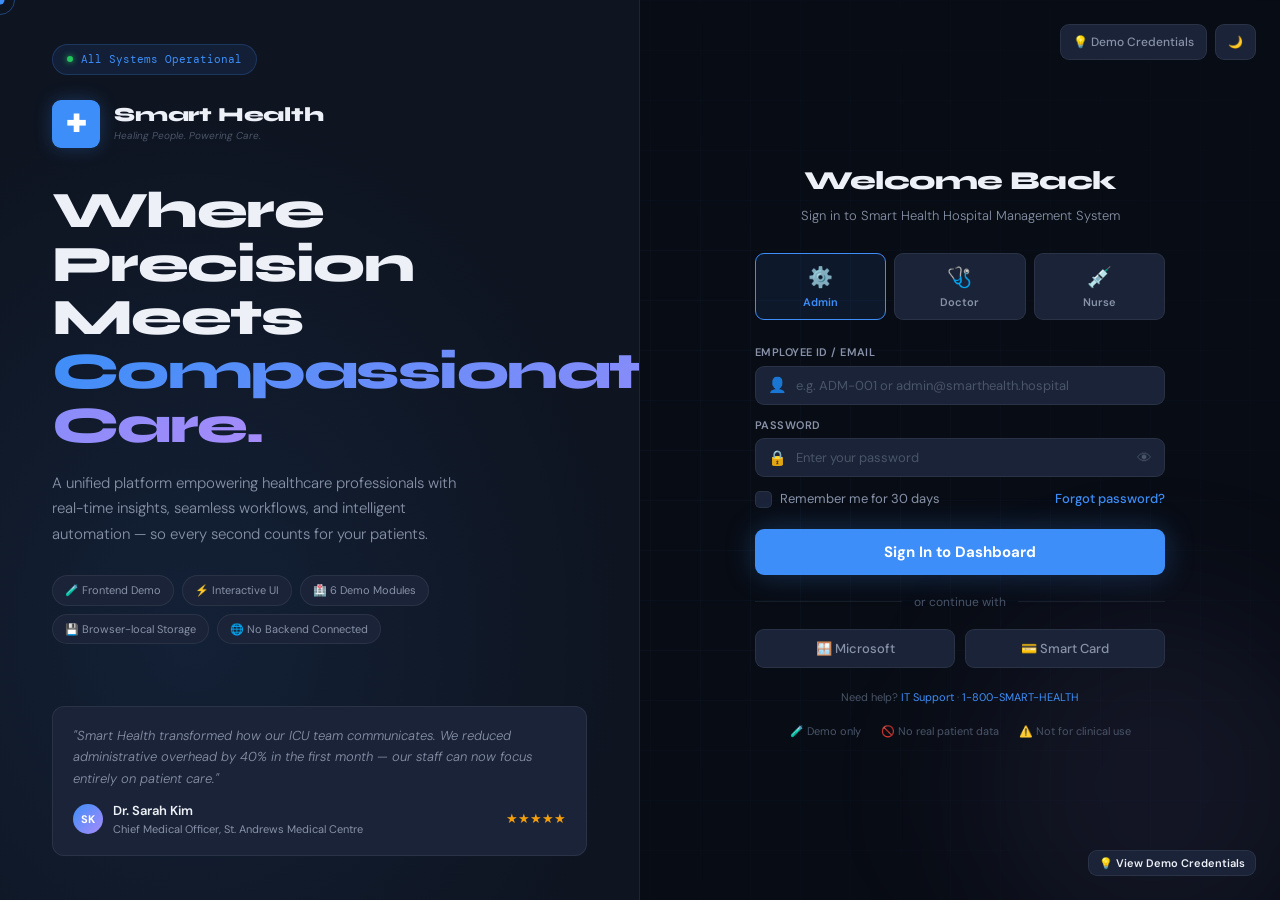
<file: index.html>
<!DOCTYPE html>
<html lang="en" data-theme="dark">

<head>
  <meta charset="UTF-8">
  <meta name="viewport" content="width=device-width, initial-scale=1.0">
  <title>Smart Health HMS — Sign In</title>
  <link rel="stylesheet" href="style.css">
</head>

<body>

  <!-- Background -->
  <div class="bg-grid"></div>
  <div class="orb orb-1"></div>
  <div class="orb orb-2"></div>

  <!-- Custom Cursor -->
  <div class="cursor" id="cursor"></div>
  <div class="trail" id="trail"></div>

  <!-- Toast Notification -->
  <div class="toast" id="toast">
    <span class="toast-icon" id="t-icon">ℹ️</span>
    <span class="toast-msg" id="t-msg"></span>
    <span class="toast-close" onclick="Toast.hide()">✕</span>
  </div>

  <!-- Forgot Password Modal -->
  <div class="overlay" id="fp-overlay" onclick="closeFP(event)">
    <div class="modal" style="width:380px">
      <div class="modal-hd">
        <div class="modal-title">Reset Password</div>
        <button class="modal-close" onclick="closeModal('fp-overlay')">✕</button>
      </div>
      <div class="modal-body">
        <p style="font-size:13px;color:var(--text2);margin-bottom:18px;font-weight:300;line-height:1.6">
          Enter your hospital email. We'll send a secure reset link within 2 minutes.
        </p>
        <div class="form-group">
          <label class="form-label">Hospital Email</label>
          <input class="form-input" type="email" id="fp-email" placeholder="you@smarthealth.hospital">
        </div>
        <div class="modal-foot">
          <button class="btn btn-ghost" onclick="closeModal('fp-overlay')">Cancel</button>
          <button class="btn btn-primary" onclick="sendReset()">Send Reset Link</button>
        </div>
      </div>
    </div>
  </div>

  <!-- Login Layout -->
  <div class="login-layout">

    <!-- LEFT — Branding Panel -->
    <div class="login-left">

      <div>
        <div class="status-pill">
          <div class="s-dot"></div>
          All Systems Operational
        </div>
      </div>

      <div style="position:relative;z-index:1">
        <div style="display:flex;align-items:center;gap:14px;margin-bottom:36px">
          <div class="logo-icon" style="width:48px;height:48px;font-size:24px">✚</div>
          <div>
            <div class="logo-name" style="font-size:20px">Smart Health</div>
            <div class="logo-tag">Healing People. Powering Care.</div>
          </div>
        </div>
        <h1 class="hero-h">
          Where Precision Meets<br>
          <span class="hl">Compassionate Care.</span>
        </h1>
        <p class="hero-sub">
          A unified platform empowering healthcare professionals with real-time insights,
          seamless workflows, and intelligent automation — so every second counts for your patients.
        </p>
        <div class="feature-pills">
          <div class="feature-pill">🧪 Frontend Demo</div>
          <div class="feature-pill">⚡ Interactive UI</div>
          <div class="feature-pill">🏥 6 Demo Modules</div>
          <div class="feature-pill">💾 Browser-local Storage</div>
          <div class="feature-pill">🌐 No Backend Connected</div>
        </div>
      </div>

      <div class="test-box">
        <div class="test-q">
          "Smart Health transformed how our ICU team communicates. We reduced administrative
          overhead by 40% in the first month — our staff can now focus entirely on patient care."
        </div>
        <div style="display:flex;align-items:center;gap:10px">
          <div class="test-av">SK</div>
          <div>
            <div class="test-name">Dr. Sarah Kim</div>
            <div class="test-role">Chief Medical Officer, St. Andrews Medical Centre</div>
          </div>
          <div class="test-stars">★★★★★</div>
        </div>
      </div>

    </div>

    <!-- RIGHT — Login Panel -->
    <div class="login-right">

      <div class="login-controls">
        <button class="ctrl-btn" onclick="showHint()">💡 Demo Credentials</button>
        <button class="ctrl-btn theme-btn" onclick="Theme.toggle()">🌙</button>
      </div>

      <div class="login-card">

        <div class="login-hd">
          <div class="login-title">Welcome Back</div>
          <div class="login-sub">Sign in to Smart Health Hospital Management System</div>
        </div>

        <!-- Role Selector -->
        <div class="role-grid">
          <button class="role-btn selected" data-role="admin" onclick="selectRole(this)">
            <span class="role-ic">⚙️</span>
            <span class="role-lbl">Admin</span>
          </button>
          <button class="role-btn" data-role="doctor" onclick="selectRole(this)">
            <span class="role-ic">🩺</span>
            <span class="role-lbl">Doctor</span>
          </button>
          <button class="role-btn" data-role="nurse" onclick="selectRole(this)">
            <span class="role-ic">💉</span>
            <span class="role-lbl">Nurse</span>
          </button>
        </div>

        <!-- Employee ID -->
        <div class="form-group">
          <label class="form-label">Employee ID / Email</label>
          <div class="inp-wrap">
            <span class="inp-ic">👤</span>
            <input class="form-input" type="text" id="emp-id"
              placeholder="e.g. ADM-001 or admin@smarthealth.hospital"
              oninput="clearErr('emp-id')">
          </div>
          <div class="field-error" id="err-emp">⚠ Please enter your Employee ID or email.</div>
        </div>

        <!-- Password -->
        <div class="form-group">
          <label class="form-label">Password</label>
          <div class="inp-wrap">
            <span class="inp-ic">🔒</span>
            <input class="form-input" type="password" id="password"
              placeholder="Enter your password"
              oninput="clearErr('password')">
            <span class="pw-eye" id="pw-eye" onclick="togglePW()">👁</span>
          </div>
          <div class="field-error" id="err-pw">⚠ Password must be at least 6 characters.</div>
        </div>

        <!-- Remember + Forgot -->
        <div class="login-extras">
          <label class="remember-label" onclick="toggleRemember()">
            <div class="chk-box" id="chk"></div>
            Remember me for 30 days
          </label>
          <a href="#" class="forgot-link" onclick="openFP(event)">Forgot password?</a>
        </div>

        <!-- Submit -->
        <button class="btn-submit" id="login-btn" onclick="doLogin()">
          <div class="spinner" id="spinner"></div>
          <span class="btn-text">Sign In to Dashboard</span>
        </button>

        <div class="or-divider">or continue with</div>

        <!-- SSO -->
        <div class="sso-row">
          <button class="sso-btn" onclick="Toast.show('🪟','Microsoft SSO — contact your IT administrator.',5000)">
            🪟 Microsoft
          </button>
          <button class="sso-btn" onclick="Toast.show('💳','Smart Card — insert your hospital ID card.',5000)">
            💳 Smart Card
          </button>
        </div>

        <div class="login-footer">
          Need help? <a href="#">IT Support</a> · <a href="tel:+18005550000">1-800-SMART-HEALTH</a>
        </div>

        <div class="sec-row">
          <div class="sec-badge">🧪 Demo only</div>
          <div class="sec-badge">🚫 No real patient data</div>
          <div class="sec-badge">⚠️ Not for clinical use</div>
        </div>

      </div>

      <button class="btn btn-ghost btn-sm hint-btn" onclick="showHint()">
        💡 View Demo Credentials
      </button>

    </div>

  </div>

  <script src="app.js"></script>
  <script src="login.js"></script>

</body>
</html>
</file>
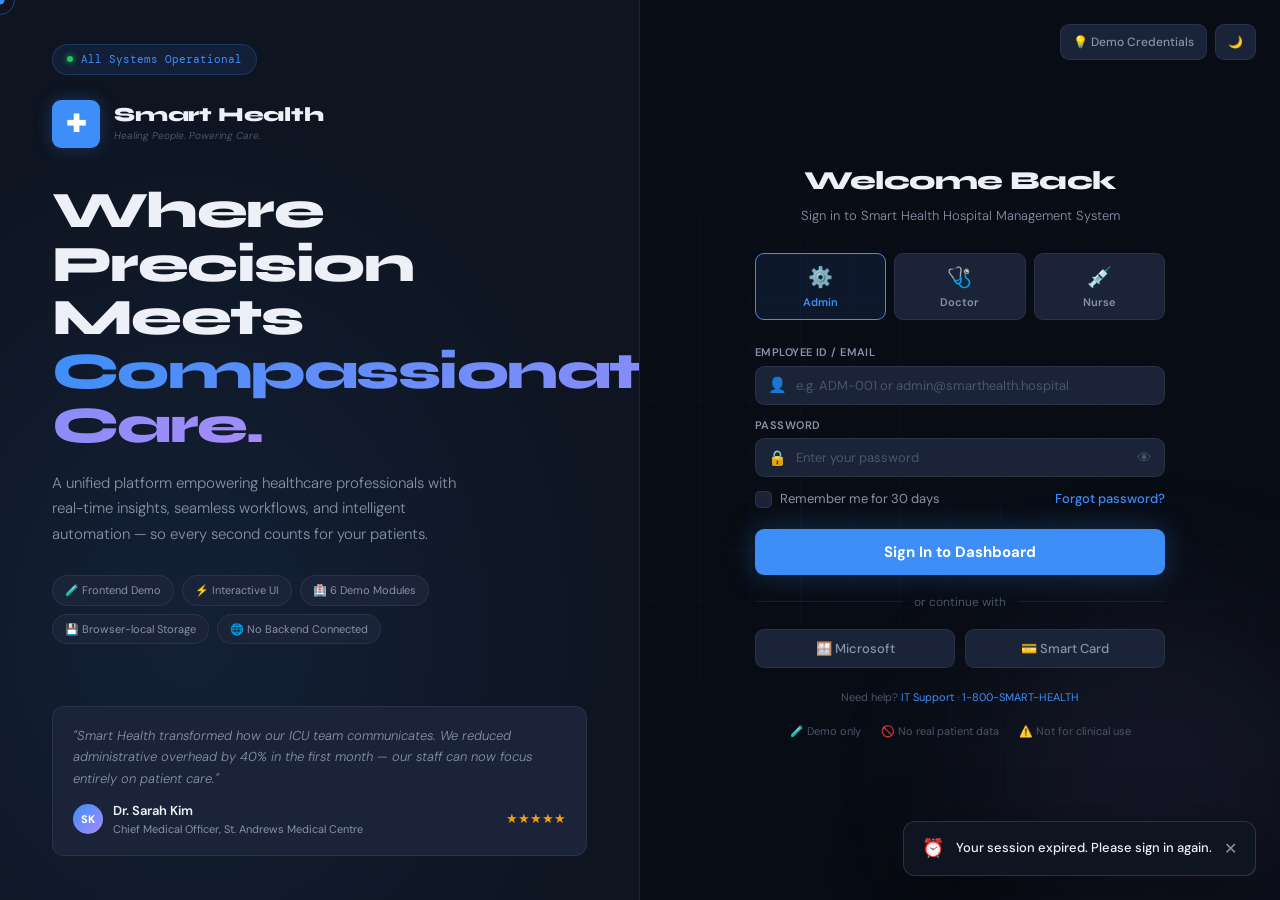
<file: billing.html>
<!DOCTYPE html>
<html lang="en" data-theme="dark">

<head>
  <meta charset="UTF-8">
  <meta name="viewport" content="width=device-width, initial-scale=1.0">
  <title>Smart Health HMS — Billing</title>
  <link rel="stylesheet" href="style.css">
</head>

<body>

  <div class="app">

    <!-- SIDEBAR -->
    <div class="sidebar">
      <div class="logo">
        <div class="logo-icon">✚</div>
        <div>
          <div class="logo-name">Smart Health</div>
          <div class="logo-tag">Healing People. Powering Care.</div>
        </div>
      </div>
      <div class="nav">
        <div class="nav-sect">Overview</div>
        <a class="nav-item" href="dashboard.html"><span class="nav-icon">🏠</span>Dashboard</a>
        <div class="nav-sect">Clinical</div>
        <a class="nav-item" href="patients.html"><span class="nav-icon">👤</span>Patients<span class="nav-badge" id="nav-count">9</span></a>
        <a class="nav-item" href="doctors.html"><span class="nav-icon">🩺</span>Doctors</a>
        <a class="nav-item" href="appointments.html"><span class="nav-icon">📅</span>Appointments<span class="nav-badge">7</span></a>
        <div class="nav-sect">Administration</div>
        <a class="nav-item" href="billing.html"><span class="nav-icon">💳</span>Billing</a>
        <a class="nav-item" href="wards.html"><span class="nav-icon">🏥</span>Wards &amp; Beds</a>
      </div>
      <div class="sidebar-footer">
        <div class="user-row">
          <div class="avatar" id="sidebar-avatar">DR</div>
          <div>
            <div class="user-name" id="sidebar-name">Dr. Robert Chen</div>
            <div class="user-role" id="sidebar-role">Admin · Administration</div>
          </div>
        </div>
        <button class="logout-btn" onclick="logout()">🚪 Sign Out</button>
      </div>
    </div>

    <!-- MAIN -->
    <div class="main">

      <!-- Topbar -->
      <div class="topbar">
        <div class="topbar-title">Billing &amp; Invoices</div>
        <span id="live-clock"></span>
        <div class="search-box">
          <span class="search-icon">🔍</span>
          <input type="text" id="search-inp" placeholder="Search invoices…">
        </div>
        <button class="icon-btn theme-btn" onclick="Theme.toggle()" title="Toggle theme">🌙</button>
        <div class="icon-btn" id="notif-btn" onclick="Notifs.toggle()">
          🔔<span class="notif-badge" id="notif-badge">2</span>
        </div>
        <button class="btn btn-primary" onclick="openModal('bill-modal')">+ New Invoice</button>
      </div>

      <!-- Content -->
      <div class="content">

        <!-- Billing Stats -->
        <div class="billing-stats">
          <div class="bill-sc">
            <div class="stat-lbl">Total Revenue</div>
            <div class="stat-val" style="font-size:22px">$84,240</div>
            <div style="font-size:11px;color:var(--green);margin-top:3px">↑ 11.3% this month</div>
            <div class="bill-bar" style="background:var(--accent);width:84%"></div>
          </div>
          <div class="bill-sc">
            <div class="stat-lbl">Paid</div>
            <div class="stat-val" style="font-size:22px;color:var(--green)">$68,240</div>
            <div style="font-size:11px;color:var(--text2);margin-top:3px">5 invoices paid</div>
            <div class="bill-bar" style="background:var(--green);width:70%"></div>
          </div>
          <div class="bill-sc">
            <div class="stat-lbl">Outstanding</div>
            <div class="stat-val" style="font-size:22px;color:var(--red)">$12,400</div>
            <div style="font-size:11px;color:var(--text2);margin-top:3px">2 invoices overdue</div>
            <div class="bill-bar" style="background:var(--red);width:40%"></div>
          </div>
          <div class="bill-sc">
            <div class="stat-lbl">Pending</div>
            <div class="stat-val" style="font-size:22px;color:var(--amber)">$8,200</div>
            <div style="font-size:11px;color:var(--text2);margin-top:3px">1 awaiting review</div>
            <div class="bill-bar" style="background:var(--amber);width:25%"></div>
          </div>
        </div>

        <!-- Toolbar -->
        <div class="toolbar">
          <div class="tab-row">
            <button class="tab active" onclick="setBillFilter('all',this)">All</button>
            <button class="tab" onclick="setBillFilter('Paid',this)">Paid</button>
            <button class="tab" onclick="setBillFilter('Pending',this)">Pending</button>
            <button class="tab" onclick="setBillFilter('Outstanding',this)">Outstanding</button>
          </div>
          <span id="count-label" style="font-size:13px;color:var(--text2)"></span>
          <button class="btn btn-ghost btn-sm" style="margin-left:auto" onclick="exportInvoices()">
            ⬇ Export CSV
          </button>
        </div>

        <!-- Invoices Table -->
        <div class="card">
          <div class="card-hd">
            <div class="card-title">Invoices</div>
          </div>
          <div class="tbl-wrap">
            <table>
              <thead>
                <tr>
                  <th>Invoice #</th>
                  <th>Patient</th>
                  <th>Date</th>
                  <th>Services</th>
                  <th>Amount</th>
                  <th>Insurance</th>
                  <th>Status</th>
                  <th>Actions</th>
                </tr>
              </thead>
              <tbody id="inv-tbody"></tbody>
            </table>
          </div>
        </div>

      </div>
    </div>
  </div>

  <!-- New Invoice Modal -->
  <div class="overlay" id="bill-modal">
    <div class="modal">
      <div class="modal-hd">
        <div class="modal-title">Create Invoice</div>
        <button class="modal-close" onclick="closeModal('bill-modal')">✕</button>
      </div>
      <div class="modal-body">
        <div class="form-row">
          <div class="form-group">
            <label class="form-label">Patient Name *</label>
            <input class="form-input" id="f-patient" type="text" placeholder="Emma Wilson">
          </div>
          <div class="form-group">
            <label class="form-label">Date</label>
            <input class="form-input" id="f-date" type="date">
          </div>
        </div>
        <div class="form-row">
          <div class="form-group">
            <label class="form-label">Services</label>
            <input class="form-input" id="f-svc" type="text" placeholder="Consultation + Lab">
          </div>
          <div class="form-group">
            <label class="form-label">Amount ($)</label>
            <input class="form-input" id="f-amt" type="number" placeholder="0.00">
          </div>
        </div>
        <div class="form-group">
          <label class="form-label">Insurance</label>
          <select class="form-input" id="f-ins">
            <option>BlueCross</option>
            <option>Aetna</option>
            <option>Cigna</option>
            <option>None</option>
          </select>
        </div>
        <div class="modal-foot">
          <button class="btn btn-ghost" onclick="closeModal('bill-modal')">Cancel</button>
          <button class="btn btn-primary" onclick="createInvoice()">Create Invoice</button>
        </div>
      </div>
    </div>
  </div>

  <!-- Confirm Modal -->
  <div class="overlay" id="confirm-modal">
    <div class="confirm-box">
      <div class="confirm-title" id="confirm-title">Confirm Action</div>
      <div class="confirm-msg" id="confirm-msg"></div>
      <div class="confirm-actions">
        <button class="btn btn-ghost" onclick="closeModal('confirm-modal')">Cancel</button>
        <button class="btn btn-danger" id="confirm-yes">Confirm</button>
      </div>
    </div>
  </div>

  <!-- Notification Dropdown -->
  <div class="notif-dropdown" id="notif-dropdown">
    <div class="notif-hd">
      <span>Notifications</span>
      <span onclick="Notifs.markAllRead()">Mark all read</span>
    </div>
    <div id="notif-panel"></div>
  </div>

  <!-- Toast -->
  <div class="toast" id="toast">
    <span class="toast-icon" id="t-icon">ℹ️</span>
    <span class="toast-msg" id="t-msg"></span>
    <span class="toast-close" onclick="Toast.hide()">✕</span>
  </div>

  <!-- Cursor -->
  <div class="cursor" id="cursor"></div>
  <div class="trail" id="trail"></div>

  <script src="app.js"></script>
  <script src="assistant.js"></script>
  <script src="modules.js"></script>

</body>
</html>
</file>
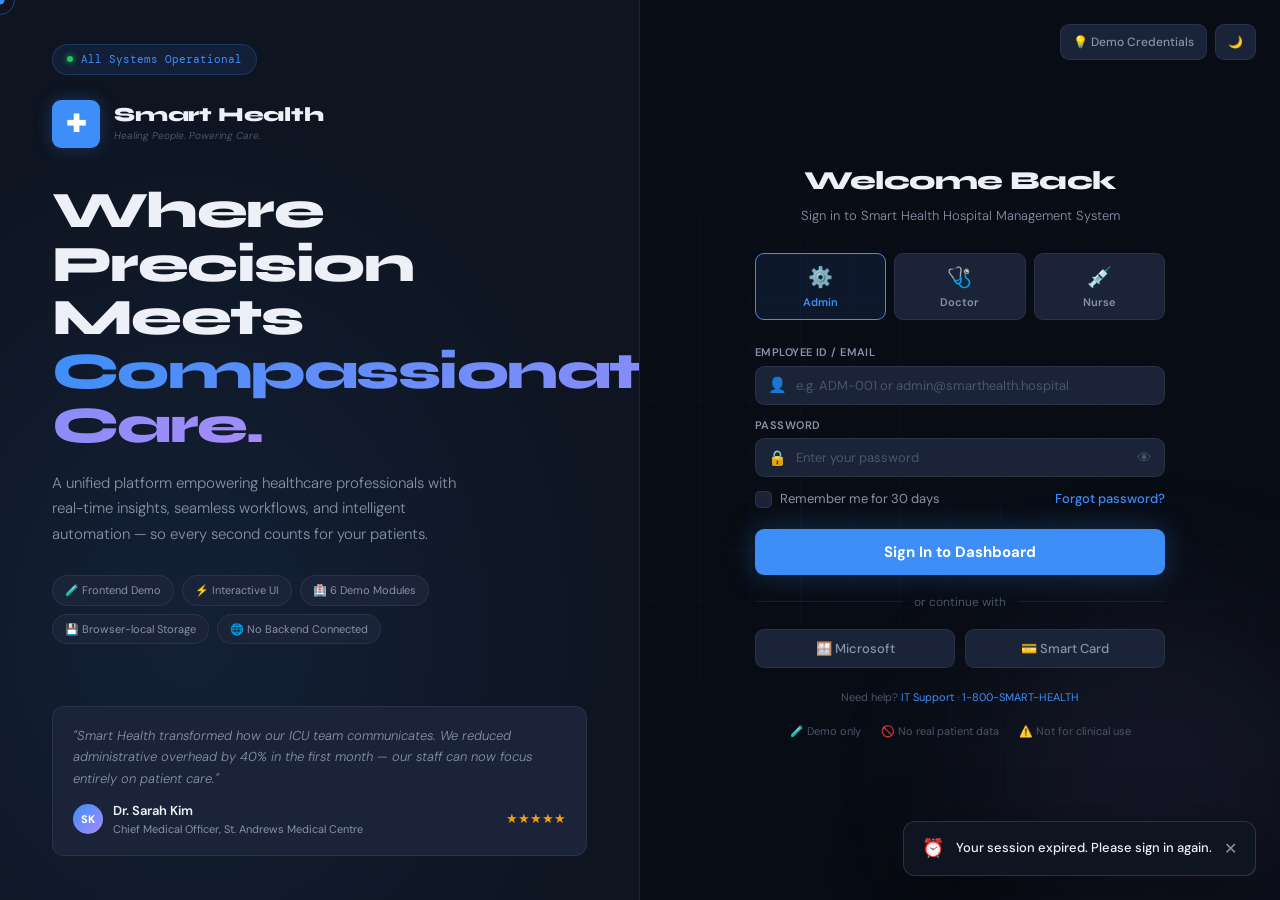
<file: patients.html>
<!DOCTYPE html>
<html lang="en" data-theme="dark">

<head>
  <meta charset="UTF-8">
  <meta name="viewport" content="width=device-width, initial-scale=1.0">
  <title>Smart Health HMS — Patients</title>
  <link rel="stylesheet" href="style.css">
</head>

<body>

  <div class="app">

    <!-- SIDEBAR -->
    <div class="sidebar">
      <div class="logo">
        <div class="logo-icon">✚</div>
        <div>
          <div class="logo-name">Smart Health</div>
          <div class="logo-tag">Healing People. Powering Care.</div>
        </div>
      </div>
      <div class="nav">
        <div class="nav-sect">Overview</div>
        <a class="nav-item" href="dashboard.html"><span class="nav-icon">🏠</span>Dashboard</a>
        <div class="nav-sect">Clinical</div>
        <a class="nav-item" href="patients.html"><span class="nav-icon">👤</span>Patients<span class="nav-badge" id="nav-count">9</span></a>
        <a class="nav-item" href="doctors.html"><span class="nav-icon">🩺</span>Doctors</a>
        <a class="nav-item" href="appointments.html"><span class="nav-icon">📅</span>Appointments<span class="nav-badge">7</span></a>
        <div class="nav-sect">Administration</div>
        <a class="nav-item" href="billing.html"><span class="nav-icon">💳</span>Billing</a>
        <a class="nav-item" href="wards.html"><span class="nav-icon">🏥</span>Wards &amp; Beds</a>
      </div>
      <div class="sidebar-footer">
        <div class="user-row">
          <div class="avatar" id="sidebar-avatar">DR</div>
          <div>
            <div class="user-name" id="sidebar-name">Dr. Robert Chen</div>
            <div class="user-role" id="sidebar-role">Admin · Administration</div>
          </div>
        </div>
        <button class="logout-btn" onclick="logout()">🚪 Sign Out</button>
      </div>
    </div>

    <!-- MAIN -->
    <div class="main">

      <!-- Topbar -->
      <div class="topbar">
        <div class="topbar-title">Patient Management</div>
        <span id="live-clock"></span>
        <div class="search-box">
          <span class="search-icon">🔍</span>
          <input type="text" id="search-inp" placeholder="Search name, ID, department…">
        </div>
        <button class="icon-btn theme-btn" onclick="Theme.toggle()" title="Toggle theme">🌙</button>
        <div class="icon-btn" id="notif-btn" onclick="Notifs.toggle()">
          🔔<span class="notif-badge" id="notif-badge">2</span>
        </div>
        <button class="btn btn-primary" onclick="openAddModal()">+ New Patient</button>
      </div>

      <!-- Content -->
      <div class="content">

        <!-- Mini Stats -->
        <div class="mini-stats">
          <div class="mini-sc">
            <div class="mini-lbl">Total</div>
            <div class="mini-val" id="s-total">0</div>
          </div>
          <div class="mini-sc">
            <div class="mini-lbl">Inpatient</div>
            <div class="mini-val" id="s-in" style="color:var(--amber)">0</div>
          </div>
          <div class="mini-sc">
            <div class="mini-lbl">Outpatient</div>
            <div class="mini-val" id="s-out" style="color:var(--accent)">0</div>
          </div>
          <div class="mini-sc">
            <div class="mini-lbl">Discharged</div>
            <div class="mini-val" id="s-dis" style="color:var(--green)">0</div>
          </div>
        </div>

        <!-- Toolbar -->
        <div class="toolbar">
          <div class="tab-row">
            <button class="tab active" onclick="filterPats('all',this)">All</button>
            <button class="tab" onclick="filterPats('inpatient',this)">Inpatient</button>
            <button class="tab" onclick="filterPats('outpatient',this)">Outpatient</button>
            <button class="tab" onclick="filterPats('discharged',this)">Discharged</button>
          </div>
          <button class="btn btn-ghost btn-sm" style="margin-left:auto" onclick="exportPatients()">
            ⬇ Export CSV
          </button>
        </div>

        <!-- Patients Table -->
        <div class="card">
          <div class="tbl-wrap">
            <table>
              <thead>
                <tr>
                  <th>ID</th>
                  <th>Name</th>
                  <th>Age</th>
                  <th>Department</th>
                  <th>Doctor</th>
                  <th>Contact</th>
                  <th>Status</th>
                  <th>Actions</th>
                </tr>
              </thead>
              <tbody id="patients-tbody"></tbody>
            </table>
          </div>
        </div>

      </div>
    </div>
  </div>

  <!-- Add Patient Modal -->
  <div class="overlay" id="patient-modal">
    <div class="modal">
      <div class="modal-hd">
        <div class="modal-title">Register New Patient</div>
        <button class="modal-close" onclick="closeModal('patient-modal')">✕</button>
      </div>
      <div class="modal-body">
        <div class="form-row">
          <div class="form-group">
            <label class="form-label">First Name *</label>
            <input class="form-input" id="f-fn" type="text" placeholder="John">
          </div>
          <div class="form-group">
            <label class="form-label">Last Name *</label>
            <input class="form-input" id="f-ln" type="text" placeholder="Smith">
          </div>
        </div>
        <div class="form-row">
          <div class="form-group">
            <label class="form-label">Date of Birth</label>
            <input class="form-input" id="f-dob" type="date">
          </div>
          <div class="form-group">
            <label class="form-label">Gender</label>
            <select class="form-input" id="f-gender">
              <option>Male</option>
              <option>Female</option>
              <option>Other</option>
            </select>
          </div>
        </div>
        <div class="form-row">
          <div class="form-group">
            <label class="form-label">Department</label>
            <select class="form-input" id="f-dept">
              <option>General</option>
              <option>Cardiology</option>
              <option>Neurology</option>
              <option>Orthopedics</option>
              <option>Pediatrics</option>
              <option>ICU</option>
            </select>
          </div>
          <div class="form-group">
            <label class="form-label">Doctor</label>
            <select class="form-input" id="f-doc">
              <option>Dr. Chen</option>
              <option>Dr. Patel</option>
              <option>Dr. Kim</option>
              <option>Dr. Torres</option>
              <option>Dr. Martinez</option>
            </select>
          </div>
        </div>
        <div class="form-row">
          <div class="form-group">
            <label class="form-label">Contact</label>
            <input class="form-input" id="f-phone" type="tel" placeholder="+1 (555) 000-0000">
          </div>
          <div class="form-group">
            <label class="form-label">Status</label>
            <select class="form-input" id="f-status">
              <option value="inpatient">Inpatient</option>
              <option value="outpatient">Outpatient</option>
            </select>
          </div>
        </div>
        <div class="form-group">
          <label class="form-label">Notes</label>
          <textarea class="form-input" id="f-notes" rows="2" placeholder="Clinical notes…"></textarea>
        </div>
        <div class="modal-foot">
          <button class="btn btn-ghost" onclick="closeModal('patient-modal')">Cancel</button>
          <button class="btn btn-primary" onclick="savePatient()">Register Patient</button>
        </div>
      </div>
    </div>
  </div>

  <!-- View Patient Modal -->
  <div class="overlay" id="view-modal">
    <div class="modal">
      <div class="modal-hd">
        <div class="modal-title" id="view-name">Patient Details</div>
        <button class="modal-close" onclick="closeModal('view-modal')">✕</button>
      </div>
      <div class="modal-body" id="view-body"></div>
    </div>
  </div>

  <!-- Confirm Modal -->
  <div class="overlay" id="confirm-modal">
    <div class="confirm-box">
      <div class="confirm-title" id="confirm-title">Confirm Action</div>
      <div class="confirm-msg" id="confirm-msg"></div>
      <div class="confirm-actions">
        <button class="btn btn-ghost" onclick="closeModal('confirm-modal')">Cancel</button>
        <button class="btn btn-danger" id="confirm-yes">Confirm</button>
      </div>
    </div>
  </div>

  <!-- Notification Dropdown -->
  <div class="notif-dropdown" id="notif-dropdown">
    <div class="notif-hd">
      <span>Notifications</span>
      <span onclick="Notifs.markAllRead()">Mark all read</span>
    </div>
    <div id="notif-panel"></div>
  </div>

  <!-- Toast -->
  <div class="toast" id="toast">
    <span class="toast-icon" id="t-icon">ℹ️</span>
    <span class="toast-msg" id="t-msg"></span>
    <span class="toast-close" onclick="Toast.hide()">✕</span>
  </div>

  <!-- Cursor -->
  <div class="cursor" id="cursor"></div>
  <div class="trail" id="trail"></div>

  <script src="app.js"></script>
  <script src="assistant.js"></script>
  <script src="patients.js"></script>

</body>
</html>
</file>
<file: style.css>
/* ═══════════════════════════════════════════════════════════════
   MediCore HMS — style.css
   Single source of truth for ALL styles across all 7 pages
   No embedded <style> tags in any HTML file
═══════════════════════════════════════════════════════════════ */

@import url('https://fonts.googleapis.com/css2?family=Syne:wght@600;700;800&family=DM+Sans:ital,wght@0,300;0,400;0,500;0,600;1,300&family=DM+Mono:wght@400;500&display=swap');

/* ─────────────────────────────────────────────
   CSS CUSTOM PROPERTIES (DESIGN TOKENS)
───────────────────────────────────────────── */
:root {
  --transition: 0.32s cubic-bezier(0.4, 0, 0.2, 1);
  --font-display: 'Syne', sans-serif;
  --font-body:    'DM Sans', sans-serif;
  --font-mono:    'DM Mono', monospace;
  --radius-sm:    6px;
  --radius-md:    9px;
  --radius-lg:    12px;
  --radius-xl:    16px;
  --radius-full:  100px;
}

/* ─────────────────────────────────────────────
   DARK THEME (default)
───────────────────────────────────────────── */
[data-theme="dark"] {
  --bg:           #080c14;
  --bg2:          #0e1420;
  --bg3:          #1a2338;
  --bg-hover:     #1f2d44;
  --border:       rgba(255, 255, 255, 0.07);
  --border2:      rgba(255, 255, 255, 0.13);
  --text:         #edf0f7;
  --text2:        #8892a8;
  --text3:        #4a5568;
  --accent:       #3d8ef8;
  --accent-h:     #2478e8;
  --glow:         rgba(61, 142, 248, 0.28);
  --green:        #22c55e;
  --red:          #ef4444;
  --amber:        #f59e0b;
  --purple:       #a78bfa;
  --teal:         #14b8a6;
  --orange:       #f97316;
  --shadow:       0 24px 64px rgba(0, 0, 0, 0.55);
  --shadow-sm:    0 4px 16px rgba(0, 0, 0, 0.4);
  --orb-1:        rgba(61, 142, 248, 0.11);
  --orb-2:        rgba(167, 139, 250, 0.08);
  --grid-line:    rgba(61, 142, 248, 0.04);
}

/* ─────────────────────────────────────────────
   LIGHT THEME
───────────────────────────────────────────── */
[data-theme="light"] {
  --bg:           #f0f4fc;
  --bg2:          #ffffff;
  --bg3:          #f5f7fc;
  --bg-hover:     #eef1f8;
  --border:       rgba(0, 0, 0, 0.07);
  --border2:      rgba(0, 0, 0, 0.13);
  --text:         #0f172a;
  --text2:        #4b5880;
  --text3:        #9ba8c0;
  --accent:       #2563eb;
  --accent-h:     #1d4ed8;
  --glow:         rgba(37, 99, 235, 0.2);
  --green:        #16a34a;
  --red:          #dc2626;
  --amber:        #d97706;
  --purple:       #7c3aed;
  --teal:         #0d9488;
  --orange:       #ea580c;
  --shadow:       0 24px 60px rgba(15, 23, 42, 0.12);
  --shadow-sm:    0 4px 12px rgba(15, 23, 42, 0.08);
  --orb-1:        rgba(37, 99, 235, 0.08);
  --orb-2:        rgba(167, 139, 250, 0.06);
  --grid-line:    rgba(37, 99, 235, 0.04);
}

/* ─────────────────────────────────────────────
   RESET & BASE
───────────────────────────────────────────── */
*,
*::before,
*::after {
  box-sizing: border-box;
  margin: 0;
  padding: 0;
}

html,
body {
  height: 100%;
}

body {
  background: var(--bg);
  color: var(--text);
  font-family: var(--font-body);
  font-size: 14px;
  line-height: 1.5;
  transition: background var(--transition), color var(--transition);
  cursor: none;
  overflow-x: hidden;
}

a {
  color: inherit;
  text-decoration: none;
}

button {
  font-family: var(--font-body);
}

input,
select,
textarea {
  font-family: var(--font-body);
}

/* ─────────────────────────────────────────────
   SCROLLBAR
───────────────────────────────────────────── */
::-webkit-scrollbar         { width: 4px; height: 4px; }
::-webkit-scrollbar-track   { background: transparent; }
::-webkit-scrollbar-thumb   { background: rgba(255, 255, 255, 0.12); border-radius: 2px; }
::-webkit-scrollbar-thumb:hover { background: rgba(255, 255, 255, 0.22); }

/* ─────────────────────────────────────────────
   CUSTOM CURSOR
───────────────────────────────────────────── */
.cursor {
  width: 9px;
  height: 9px;
  background: var(--accent);
  border-radius: 50%;
  position: fixed;
  top: 0;
  left: 0;
  z-index: 9999;
  pointer-events: none;
  transform: translate(-50%, -50%);
  transition: transform 0.12s ease, background 0.2s;
  mix-blend-mode: normal;
}

.trail {
  width: 30px;
  height: 30px;
  border: 1.5px solid rgba(61, 142, 248, 0.42);
  border-radius: 50%;
  position: fixed;
  top: 0;
  left: 0;
  z-index: 9998;
  pointer-events: none;
  transform: translate(-50%, -50%);
  transition: opacity 0.2s;
}

/* ─────────────────────────────────────────────
   ANIMATED BACKGROUND LAYERS
───────────────────────────────────────────── */
.bg-grid {
  position: fixed;
  inset: 0;
  z-index: 0;
  pointer-events: none;
  background-image:
    linear-gradient(var(--grid-line) 1px, transparent 1px),
    linear-gradient(90deg, var(--grid-line) 1px, transparent 1px);
  background-size: 50px 50px;
  mask-image: radial-gradient(ellipse 80% 80% at 50% 50%, black 20%, transparent 100%);
  transition: background-image var(--transition);
}

.orb {
  position: fixed;
  border-radius: 50%;
  filter: blur(80px);
  pointer-events: none;
  animation: orb-drift 9s ease-in-out infinite;
  transition: background var(--transition);
}

.orb-1 { width: 450px; height: 450px; background: var(--orb-1); top: -120px;  left: -80px;   animation-delay: 0s;  }
.orb-2 { width: 350px; height: 350px; background: var(--orb-2); bottom: -60px; right: -50px;  animation-delay: -4s; }

@keyframes orb-drift {
  0%, 100% { transform: translate(0, 0) scale(1); }
  40%       { transform: translate(18px, -24px) scale(1.05); }
  70%       { transform: translate(-12px, 14px) scale(0.97); }
}

/* ─────────────────────────────────────────────
   APP LAYOUT
───────────────────────────────────────────── */
.app {
  display: flex;
  height: 100vh;
  overflow: hidden;
  position: relative;
  z-index: 1;
}

/* ─────────────────────────────────────────────
   SIDEBAR
───────────────────────────────────────────── */
.sidebar {
  width: 220px;
  min-width: 220px;
  background: var(--bg2);
  border-right: 1px solid var(--border);
  display: flex;
  flex-direction: column;
  transition: background var(--transition), border-color var(--transition);
  flex-shrink: 0;
}

/* Logo */
.logo {
  padding: 20px 20px 16px;
  border-bottom: 1px solid var(--border);
  display: flex;
  align-items: center;
  gap: 11px;
}

.logo-icon {
  width: 34px;
  height: 34px;
  background: var(--accent);
  border-radius: var(--radius-md);
  display: flex;
  align-items: center;
  justify-content: center;
  font-size: 18px;
  color: #fff;
  font-weight: 800;
  box-shadow: 0 0 18px var(--glow);
  flex-shrink: 0;
  transition: box-shadow var(--transition), background var(--transition);
}

.logo-name {
  font-family: var(--font-display);
  font-size: 15px;
  font-weight: 800;
  color: var(--text);
  line-height: 1.1;
  letter-spacing: -0.01em;
  transition: color var(--transition);
}

.logo-tag {
  font-size: 10px;
  color: var(--text3);
  font-style: italic;
  margin-top: 2px;
  transition: color var(--transition);
}

/* Navigation */
.nav {
  padding: 12px 8px;
  flex: 1;
  overflow-y: auto;
}

.nav-sect {
  font-size: 10px;
  text-transform: uppercase;
  letter-spacing: 0.08em;
  color: var(--text3);
  padding: 8px 12px 4px;
  transition: color var(--transition);
}

.nav-item {
  display: flex;
  align-items: center;
  gap: 10px;
  padding: 9px 12px;
  border-radius: var(--radius-md);
  cursor: pointer;
  font-size: 13px;
  font-weight: 500;
  color: var(--text2);
  transition: all 0.15s ease;
  margin-bottom: 1px;
  text-decoration: none;
}

.nav-item:hover {
  background: var(--bg3);
  color: var(--text);
}

.nav-item.active {
  background: rgba(61, 142, 248, 0.12);
  color: var(--accent);
}

.nav-icon {
  font-size: 15px;
  width: 20px;
  text-align: center;
  flex-shrink: 0;
}

.nav-badge {
  margin-left: auto;
  background: var(--accent);
  color: #fff;
  font-size: 10px;
  padding: 1px 7px;
  border-radius: var(--radius-full);
  font-family: var(--font-mono);
}

/* Sidebar footer */
.sidebar-footer {
  padding: 12px;
  border-top: 1px solid var(--border);
  display: flex;
  flex-direction: column;
  gap: 10px;
  transition: border-color var(--transition);
}

.user-row {
  display: flex;
  align-items: center;
  gap: 10px;
}

.avatar {
  border-radius: 50%;
  background: linear-gradient(135deg, var(--accent), var(--purple));
  display: flex;
  align-items: center;
  justify-content: center;
  font-weight: 700;
  color: #fff;
  flex-shrink: 0;
  width: 32px;
  height: 32px;
  font-size: 12px;
}

.user-name {
  font-size: 12px;
  font-weight: 600;
  color: var(--text);
  white-space: nowrap;
  overflow: hidden;
  text-overflow: ellipsis;
  flex: 1;
  transition: color var(--transition);
}

.user-role {
  font-size: 10px;
  color: var(--text2);
  transition: color var(--transition);
}

.logout-btn {
  width: 100%;
  padding: 7px;
  border-radius: var(--radius-sm);
  background: rgba(239, 68, 68, 0.1);
  border: 1px solid rgba(239, 68, 68, 0.25);
  color: var(--red);
  font-size: 12px;
  font-weight: 600;
  cursor: pointer;
  font-family: var(--font-body);
  transition: all 0.15s ease;
  display: flex;
  align-items: center;
  justify-content: center;
  gap: 6px;
}

.logout-btn:hover {
  background: rgba(239, 68, 68, 0.22);
  border-color: rgba(239, 68, 68, 0.4);
}

/* ─────────────────────────────────────────────
   MAIN CONTENT AREA
───────────────────────────────────────────── */
.main {
  flex: 1;
  overflow-y: auto;
  display: flex;
  flex-direction: column;
  min-width: 0;
}

/* Topbar */
.topbar {
  padding: 14px 28px;
  border-bottom: 1px solid var(--border);
  background: var(--bg);
  display: flex;
  align-items: center;
  gap: 14px;
  position: sticky;
  top: 0;
  z-index: 50;
  transition: background var(--transition), border-color var(--transition);
}

.topbar-title {
  font-family: var(--font-display);
  font-size: 17px;
  font-weight: 800;
  flex: 1;
  letter-spacing: -0.015em;
  color: var(--text);
  transition: color var(--transition);
}

#live-clock {
  font-size: 11px;
  color: var(--text3);
  font-family: var(--font-mono);
  transition: color var(--transition);
}

/* Search box */
.search-box {
  display: flex;
  align-items: center;
  gap: 8px;
  background: var(--bg3);
  border: 1.5px solid var(--border);
  border-radius: var(--radius-md);
  padding: 7px 12px;
  width: 240px;
  transition: border-color 0.2s, background var(--transition);
}

.search-box:focus-within {
  border-color: var(--accent);
}

.search-box input {
  background: none;
  border: none;
  outline: none;
  color: var(--text);
  font-size: 13px;
  width: 100%;
  font-family: var(--font-body);
}

.search-box input::placeholder {
  color: var(--text3);
}

.search-icon {
  color: var(--text3);
  font-size: 13px;
  flex-shrink: 0;
  transition: color var(--transition);
}

/* Icon buttons (theme, notif) */
.icon-btn {
  width: 36px;
  height: 36px;
  background: var(--bg3);
  border: 1.5px solid var(--border);
  border-radius: var(--radius-md);
  display: flex;
  align-items: center;
  justify-content: center;
  cursor: pointer;
  font-size: 16px;
  transition: all 0.15s ease, background var(--transition);
  position: relative;
  flex-shrink: 0;
}

.icon-btn:hover {
  border-color: var(--accent);
  background: var(--bg-hover);
}

/* Page content wrapper */
.content {
  padding: 24px 28px;
  flex: 1;
}

/* ─────────────────────────────────────────────
   BUTTONS
───────────────────────────────────────────── */
.btn {
  padding: 8px 16px;
  border-radius: var(--radius-md);
  font-size: 13px;
  font-weight: 600;
  cursor: pointer;
  border: none;
  font-family: var(--font-body);
  transition: all 0.15s ease;
  display: inline-flex;
  align-items: center;
  justify-content: center;
  gap: 6px;
}

.btn-primary {
  background: var(--accent);
  color: #fff;
  box-shadow: 0 0 20px var(--glow);
}

.btn-primary:hover {
  background: var(--accent-h);
  transform: translateY(-1px);
  box-shadow: 0 0 28px var(--glow);
}

.btn-primary:active {
  transform: translateY(0);
}

.btn-ghost {
  background: var(--bg3);
  color: var(--text);
  border: 1.5px solid var(--border);
  transition: all 0.15s, background var(--transition);
}

.btn-ghost:hover {
  border-color: var(--border2);
  background: var(--bg-hover);
}

.btn-danger {
  background: rgba(239, 68, 68, 0.12);
  color: var(--red);
  border: 1.5px solid rgba(239, 68, 68, 0.3);
}

.btn-danger:hover {
  background: rgba(239, 68, 68, 0.22);
}

.btn-sm {
  padding: 5px 10px;
  font-size: 11px;
}

/* ─────────────────────────────────────────────
   BADGES
───────────────────────────────────────────── */
.badge {
  display: inline-flex;
  align-items: center;
  padding: 3px 9px;
  border-radius: var(--radius-full);
  font-size: 11px;
  font-weight: 600;
  white-space: nowrap;
}

.b-green  { background: rgba(34,  197, 94,  0.12); color: var(--green);  }
.b-red    { background: rgba(239, 68,  68,  0.12); color: var(--red);    }
.b-amber  { background: rgba(245, 158, 11,  0.12); color: var(--amber);  }
.b-blue   { background: rgba(61,  142, 248, 0.12); color: var(--accent); }
.b-purple { background: rgba(167, 139, 250, 0.12); color: var(--purple); }

/* ─────────────────────────────────────────────
   STAT CARDS
───────────────────────────────────────────── */
.stats-grid {
  display: grid;
  grid-template-columns: repeat(4, 1fr);
  gap: 14px;
  margin-bottom: 22px;
}

.stat-card {
  background: var(--bg2);
  border: 1.5px solid var(--border);
  border-radius: var(--radius-lg);
  padding: 18px 20px;
  position: relative;
  overflow: hidden;
  transition: background var(--transition), border-color var(--transition);
}

.stat-lbl {
  font-size: 11px;
  color: var(--text2);
  text-transform: uppercase;
  letter-spacing: 0.04em;
  margin-bottom: 8px;
  transition: color var(--transition);
}

.stat-val {
  font-size: 26px;
  font-weight: 700;
  color: var(--text);
  font-family: var(--font-mono);
  margin-bottom: 5px;
  transition: color var(--transition);
}

.stat-chg {
  font-size: 11px;
  display: flex;
  align-items: center;
  gap: 3px;
}

.stat-ic {
  position: absolute;
  right: 14px;
  top: 14px;
  width: 34px;
  height: 34px;
  border-radius: var(--radius-md);
  display: flex;
  align-items: center;
  justify-content: center;
  font-size: 17px;
}

.up  { color: var(--green); }
.dn  { color: var(--red);   }

/* Mini stats */
.mini-stats {
  display: grid;
  grid-template-columns: repeat(4, 1fr);
  gap: 12px;
  margin-bottom: 20px;
}

.mini-sc {
  background: var(--bg2);
  border: 1.5px solid var(--border);
  border-radius: var(--radius-lg);
  padding: 14px 16px;
  transition: background var(--transition), border-color var(--transition);
}

.mini-lbl {
  font-size: 10px;
  color: var(--text2);
  text-transform: uppercase;
  letter-spacing: 0.04em;
  margin-bottom: 6px;
  transition: color var(--transition);
}

.mini-val {
  font-size: 20px;
  font-weight: 700;
  font-family: var(--font-mono);
  color: var(--text);
  transition: color var(--transition);
}

/* ─────────────────────────────────────────────
   CARDS
───────────────────────────────────────────── */
.card {
  background: var(--bg2);
  border: 1.5px solid var(--border);
  border-radius: var(--radius-lg);
  overflow: hidden;
  transition: background var(--transition), border-color var(--transition);
}

.card-hd {
  padding: 14px 18px;
  border-bottom: 1px solid var(--border);
  display: flex;
  align-items: center;
  justify-content: space-between;
  transition: border-color var(--transition);
}

.card-title {
  font-size: 14px;
  font-weight: 600;
  color: var(--text);
  transition: color var(--transition);
}

.card-link {
  font-size: 12px;
  color: var(--accent);
  cursor: pointer;
  text-decoration: none;
  transition: opacity 0.15s;
}

.card-link:hover {
  opacity: 0.75;
}

.card-body {
  padding: 14px 18px;
}

/* ─────────────────────────────────────────────
   GRID LAYOUTS
───────────────────────────────────────────── */
.grid-2 {
  display: grid;
  grid-template-columns: 1fr 1fr;
  gap: 16px;
}

.grid-3 {
  display: grid;
  grid-template-columns: 2fr 1fr;
  gap: 16px;
}

/* ─────────────────────────────────────────────
   TABLES
───────────────────────────────────────────── */
.tbl-wrap {
  overflow-x: auto;
}

table {
  width: 100%;
  border-collapse: collapse;
  font-size: 13px;
}

thead th {
  text-align: left;
  padding: 9px 12px;
  color: var(--text2);
  font-size: 10px;
  text-transform: uppercase;
  letter-spacing: 0.06em;
  font-weight: 600;
  border-bottom: 1.5px solid var(--border);
  white-space: nowrap;
  transition: color var(--transition), border-color var(--transition);
}

tbody td {
  padding: 11px 12px;
  border-bottom: 1px solid var(--border);
  color: var(--text);
  vertical-align: middle;
  transition: color var(--transition), border-color var(--transition);
}

tbody tr:last-child td {
  border-bottom: none;
}

tbody tr:hover td {
  background: rgba(255, 255, 255, 0.02);
}

.pid {
  font-family: var(--font-mono);
  font-size: 11px;
  color: var(--text2);
  margin-top: 2px;
}

/* ─────────────────────────────────────────────
   TABS
───────────────────────────────────────────── */
.tab-row {
  display: flex;
  gap: 4px;
  background: var(--bg3);
  border-radius: var(--radius-md);
  padding: 4px;
  transition: background var(--transition);
}

.tab {
  padding: 7px 16px;
  border-radius: var(--radius-sm);
  font-size: 13px;
  cursor: pointer;
  color: var(--text2);
  font-weight: 500;
  transition: all 0.15s ease, background var(--transition);
  border: none;
  background: none;
  font-family: var(--font-body);
}

.tab.active {
  background: var(--bg2);
  color: var(--text);
  box-shadow: 0 1px 4px rgba(0, 0, 0, 0.25);
}

/* ─────────────────────────────────────────────
   TOOLBAR ROW
───────────────────────────────────────────── */
.toolbar {
  display: flex;
  align-items: center;
  gap: 12px;
  margin-bottom: 18px;
  flex-wrap: wrap;
}

/* ─────────────────────────────────────────────
   FORM ELEMENTS
───────────────────────────────────────────── */
.form-row {
  display: grid;
  grid-template-columns: 1fr 1fr;
  gap: 12px;
  margin-bottom: 12px;
}

.form-group {
  display: flex;
  flex-direction: column;
  gap: 5px;
  margin-bottom: 12px;
}

.form-label {
  font-size: 11px;
  font-weight: 600;
  color: var(--text2);
  text-transform: uppercase;
  letter-spacing: 0.04em;
  transition: color var(--transition);
}

.form-input {
  background: var(--bg3);
  border: 1.5px solid var(--border);
  border-radius: var(--radius-md);
  padding: 10px 12px;
  color: var(--text);
  font-size: 13px;
  font-family: var(--font-body);
  outline: none;
  transition: border-color 0.2s ease, background var(--transition), color var(--transition);
  width: 100%;
}

.form-input::placeholder {
  color: var(--text3);
}

.form-input:focus {
  border-color: var(--accent);
}

.form-input.error {
  border-color: var(--red);
}

select.form-input option {
  background: var(--bg2);
  color: var(--text);
}

textarea.form-input {
  resize: vertical;
  min-height: 80px;
}

.field-error {
  font-size: 11px;
  color: var(--red);
  display: none;
  align-items: center;
  gap: 4px;
  margin-top: 2px;
}

.field-error.show {
  display: flex;
}

/* Input with icon */
.inp-wrap {
  position: relative;
}

.inp-wrap .form-input {
  padding-left: 40px;
}

.inp-ic {
  position: absolute;
  left: 13px;
  top: 50%;
  transform: translateY(-50%);
  font-size: 15px;
  color: var(--text3);
  pointer-events: none;
  transition: color var(--transition);
}

.pw-eye {
  position: absolute;
  right: 13px;
  top: 50%;
  transform: translateY(-50%);
  cursor: pointer;
  font-size: 15px;
  color: var(--text3);
  transition: color 0.15s;
  user-select: none;
}

.pw-eye:hover {
  color: var(--text2);
}

/* ─────────────────────────────────────────────
   OVERLAY & MODAL
───────────────────────────────────────────── */
.overlay {
  position: fixed;
  inset: 0;
  background: rgba(0, 0, 0, 0.65);
  z-index: 200;
  display: none;
  align-items: center;
  justify-content: center;
  backdrop-filter: blur(4px);
}

.overlay.open {
  display: flex;
}

.modal {
  background: var(--bg2);
  border: 1.5px solid var(--border2);
  border-radius: var(--radius-xl);
  width: 500px;
  max-height: 90vh;
  overflow-y: auto;
  box-shadow: var(--shadow);
  transition: background var(--transition);
}

.modal-hd {
  padding: 20px 24px 16px;
  border-bottom: 1px solid var(--border);
  display: flex;
  align-items: center;
  justify-content: space-between;
  transition: border-color var(--transition);
}

.modal-title {
  font-family: var(--font-display);
  font-size: 16px;
  font-weight: 700;
  color: var(--text);
  transition: color var(--transition);
}

.modal-close {
  width: 28px;
  height: 28px;
  border-radius: var(--radius-sm);
  background: var(--bg3);
  border: none;
  color: var(--text2);
  cursor: pointer;
  font-size: 16px;
  display: flex;
  align-items: center;
  justify-content: center;
  transition: all 0.15s;
}

.modal-close:hover {
  background: rgba(239, 68, 68, 0.12);
  color: var(--red);
}

.modal-body {
  padding: 20px 24px 24px;
}

.modal-foot {
  display: flex;
  gap: 10px;
  justify-content: flex-end;
  margin-top: 16px;
}

/* Confirm dialog */
.confirm-box {
  background: var(--bg2);
  border: 1.5px solid var(--border2);
  border-radius: var(--radius-xl);
  width: 360px;
  padding: 26px 28px;
  box-shadow: var(--shadow);
  transition: background var(--transition);
}

.confirm-title {
  font-family: var(--font-display);
  font-size: 17px;
  font-weight: 700;
  color: var(--text);
  margin-bottom: 8px;
  transition: color var(--transition);
}

.confirm-msg {
  font-size: 13px;
  color: var(--text2);
  margin-bottom: 22px;
  line-height: 1.6;
  transition: color var(--transition);
}

.confirm-actions {
  display: flex;
  gap: 10px;
  justify-content: flex-end;
}

/* ─────────────────────────────────────────────
   TOAST NOTIFICATION
───────────────────────────────────────────── */
.toast {
  position: fixed;
  bottom: 24px;
  right: 24px;
  background: var(--bg2);
  border: 1.5px solid var(--border2);
  border-radius: var(--radius-lg);
  padding: 13px 18px;
  font-size: 13px;
  z-index: 500;
  display: none;
  align-items: center;
  gap: 12px;
  box-shadow: var(--shadow);
  min-width: 260px;
  max-width: 380px;
  transition: background var(--transition);
}

.toast.show {
  display: flex;
}

.toast-icon {
  font-size: 18px;
  flex-shrink: 0;
}

.toast-msg {
  font-size: 13px;
  font-weight: 500;
  color: var(--text);
  flex: 1;
  line-height: 1.4;
  transition: color var(--transition);
}

.toast-close {
  margin-left: auto;
  cursor: pointer;
  color: var(--text2);
  font-size: 16px;
  line-height: 1;
  flex-shrink: 0;
  transition: color 0.15s;
}

.toast-close:hover {
  color: var(--text);
}

/* ─────────────────────────────────────────────
   NOTIFICATION DROPDOWN
───────────────────────────────────────────── */
.notif-dropdown {
  position: fixed;
  top: 64px;
  right: 14px;
  width: 310px;
  background: var(--bg2);
  border: 1.5px solid var(--border);
  border-radius: var(--radius-lg);
  box-shadow: var(--shadow);
  z-index: 200;
  display: none;
  transition: background var(--transition);
}

.notif-dropdown.open {
  display: block;
}

.notif-hd {
  padding: 12px 16px 10px;
  border-bottom: 1px solid var(--border);
  display: flex;
  justify-content: space-between;
  align-items: center;
  transition: border-color var(--transition);
}

.notif-hd span:first-child {
  font-size: 13px;
  font-weight: 600;
  color: var(--text);
}

.notif-hd span:last-child {
  font-size: 11px;
  color: var(--accent);
  cursor: pointer;
}

.notif-item {
  display: flex;
  gap: 10px;
  padding: 10px 14px;
  border-bottom: 1px solid var(--border);
  cursor: pointer;
  transition: background 0.15s, border-color var(--transition);
}

.notif-item:hover {
  background: var(--bg3);
}

.notif-item.unread {
  background: rgba(61, 142, 248, 0.05);
}

.notif-item:last-child {
  border-bottom: none;
}

.notif-ic {
  font-size: 15px;
  flex-shrink: 0;
  margin-top: 2px;
}

.notif-txt {
  font-size: 12px;
  color: var(--text);
  line-height: 1.5;
  margin-bottom: 2px;
  transition: color var(--transition);
}

.notif-time {
  font-size: 10px;
  color: var(--text2);
  transition: color var(--transition);
}

/* Notif badge on bell icon */
.notif-badge {
  position: absolute;
  top: -4px;
  right: -4px;
  min-width: 16px;
  height: 16px;
  border-radius: 8px;
  background: var(--red);
  color: #fff;
  font-size: 9px;
  font-family: var(--font-mono);
  display: flex;
  align-items: center;
  justify-content: center;
  padding: 0 3px;
}

/* ─────────────────────────────────────────────
   DASHBOARD — SCHEDULE & ACTIVITY
───────────────────────────────────────────── */
.appt-item {
  display: flex;
  align-items: center;
  gap: 10px;
  padding: 9px 0;
  border-bottom: 1px solid var(--border);
  transition: border-color var(--transition);
}

.appt-item:last-child {
  border-bottom: none;
}

.appt-time {
  font-family: var(--font-mono);
  font-size: 12px;
  color: var(--text2);
  min-width: 48px;
  transition: color var(--transition);
}

.appt-av {
  width: 28px;
  height: 28px;
  border-radius: 50%;
  font-size: 10px;
  font-weight: 700;
  color: #fff;
  display: flex;
  align-items: center;
  justify-content: center;
  flex-shrink: 0;
}

.appt-info {
  flex: 1;
  min-width: 0;
}

.appt-name {
  font-size: 13px;
  font-weight: 500;
  color: var(--text);
  transition: color var(--transition);
}

.appt-type {
  font-size: 11px;
  color: var(--text2);
  transition: color var(--transition);
}

.act-item {
  display: flex;
  gap: 10px;
  padding: 9px 0;
  border-bottom: 1px solid var(--border);
  align-items: flex-start;
  transition: border-color var(--transition);
}

.act-item:last-child {
  border-bottom: none;
}

.act-dot {
  width: 8px;
  height: 8px;
  border-radius: 50%;
  margin-top: 4px;
  flex-shrink: 0;
}

.act-text {
  font-size: 13px;
  color: var(--text);
  line-height: 1.4;
  transition: color var(--transition);
}

.act-time {
  font-size: 11px;
  color: var(--text2);
  margin-top: 2px;
  transition: color var(--transition);
}

/* ─────────────────────────────────────────────
   DOCTORS PAGE
───────────────────────────────────────────── */
.doctors-grid {
  display: grid;
  grid-template-columns: repeat(3, 1fr);
  gap: 16px;
}

.doctor-card {
  background: var(--bg2);
  border: 1.5px solid var(--border);
  border-radius: var(--radius-lg);
  padding: 20px;
  display: flex;
  flex-direction: column;
  gap: 12px;
  transition: all 0.2s ease, background var(--transition);
}

.doctor-card:hover {
  border-color: var(--border2);
  transform: translateY(-2px);
}

.doc-top {
  display: flex;
  align-items: center;
  gap: 12px;
}

.doc-stats-wrap {
  display: flex;
  border: 1px solid var(--border);
  border-radius: var(--radius-md);
  overflow: hidden;
  transition: border-color var(--transition);
}

.doc-stat-item {
  flex: 1;
  padding: 9px 6px;
  text-align: center;
  border-right: 1px solid var(--border);
  transition: border-color var(--transition);
}

.doc-stat-item:last-child {
  border-right: none;
}

.ds-val {
  display: block;
  font-size: 16px;
  font-weight: 700;
  font-family: var(--font-mono);
  color: var(--text);
  transition: color var(--transition);
}

.ds-lbl {
  display: block;
  font-size: 10px;
  color: var(--text2);
  margin-top: 1px;
  transition: color var(--transition);
}

.doc-actions {
  display: flex;
  gap: 8px;
  margin-top: 4px;
}

.doc-actions .btn {
  flex: 1;
  font-size: 12px;
  padding: 7px;
}

/* ─────────────────────────────────────────────
   APPOINTMENTS PAGE — TIMELINE
───────────────────────────────────────────── */
.appt-card {
  background: var(--bg2);
  border: 1.5px solid var(--border);
  border-radius: var(--radius-lg);
  padding: 14px 18px;
  display: flex;
  align-items: center;
  gap: 14px;
  transition: all 0.15s ease, background var(--transition);
  margin-bottom: 10px;
}

.appt-card:last-child {
  margin-bottom: 0;
}

.appt-card:hover {
  border-color: var(--border2);
}

.appt-now {
  border-color: rgba(245, 158, 11, 0.4);
  background: rgba(245, 158, 11, 0.04);
}

.appt-done {
  opacity: 0.6;
}

.appt-time-col {
  font-family: var(--font-mono);
  font-size: 13px;
  color: var(--text2);
  min-width: 52px;
  transition: color var(--transition);
}

.appt-room-tag {
  font-family: var(--font-mono);
  font-size: 11px;
  color: var(--text2);
  background: var(--bg3);
  padding: 3px 8px;
  border-radius: var(--radius-sm);
  flex-shrink: 0;
  transition: background var(--transition), color var(--transition);
}

/* ─────────────────────────────────────────────
   BILLING PAGE
───────────────────────────────────────────── */
.billing-stats {
  display: grid;
  grid-template-columns: repeat(4, 1fr);
  gap: 14px;
  margin-bottom: 22px;
}

.bill-sc {
  background: var(--bg2);
  border: 1.5px solid var(--border);
  border-radius: var(--radius-lg);
  padding: 16px 18px;
  position: relative;
  overflow: hidden;
  transition: background var(--transition), border-color var(--transition);
}

.bill-bar {
  position: absolute;
  bottom: 0;
  left: 0;
  height: 3px;
}

.inv-id {
  font-family: var(--font-mono);
  font-size: 12px;
  color: var(--accent);
}

/* ─────────────────────────────────────────────
   WARDS & BEDS PAGE
───────────────────────────────────────────── */
.bed-grid {
  display: grid;
  grid-template-columns: repeat(6, 1fr);
  gap: 6px;
}

.bed {
  aspect-ratio: 1;
  border-radius: var(--radius-sm);
  display: flex;
  align-items: center;
  justify-content: center;
  font-size: 9px;
  font-weight: 600;
  cursor: pointer;
  border: 1px solid;
  transition: all 0.15s ease;
  font-family: var(--font-mono);
}

.bed:hover {
  transform: scale(1.1);
}

.bed-occ   { background: rgba(239, 68,  68,  0.12); border-color: rgba(239, 68,  68,  0.35); color: var(--red);    }
.bed-avail { background: rgba(34,  197, 94,  0.08); border-color: rgba(34,  197, 94,  0.28); color: var(--green);  }
.bed-maint { background: rgba(245, 158, 11,  0.10); border-color: rgba(245, 158, 11,  0.32); color: var(--amber);  }

.ward-legend {
  display: flex;
  gap: 16px;
  margin-top: 12px;
  font-size: 12px;
  color: var(--text2);
  transition: color var(--transition);
}

.w-dot {
  width: 7px;
  height: 7px;
  border-radius: 50%;
  display: inline-block;
  margin-right: 5px;
}

/* Bed tooltip */
.bed-popup {
  position: fixed;
  background: var(--bg2);
  border: 1.5px solid var(--border2);
  border-radius: var(--radius-md);
  padding: 10px 14px;
  font-size: 12px;
  z-index: 300;
  pointer-events: none;
  display: none;
  box-shadow: var(--shadow);
  color: var(--text);
  transition: background var(--transition);
}

.bed-popup.show {
  display: block;
}

/* ─────────────────────────────────────────────
   LOGIN PAGE LAYOUT
───────────────────────────────────────────── */
.login-layout {
  display: grid;
  grid-template-columns: 1fr 1fr;
  height: 100vh;
  position: relative;
  z-index: 1;
}

/* Left panel */
.login-left {
  background: var(--bg2);
  border-right: 1px solid var(--border);
  display: flex;
  flex-direction: column;
  justify-content: space-between;
  padding: 44px 52px;
  position: relative;
  overflow: hidden;
  transition: background var(--transition), border-color var(--transition);
}

.login-left::before {
  content: '';
  position: absolute;
  inset: 0;
  background: radial-gradient(ellipse 70% 60% at 30% 70%, rgba(61, 142, 248, 0.1), transparent);
  pointer-events: none;
}

.status-pill {
  display: inline-flex;
  align-items: center;
  gap: 8px;
  padding: 6px 14px;
  border-radius: var(--radius-full);
  background: rgba(61, 142, 248, 0.1);
  border: 1px solid rgba(61, 142, 248, 0.22);
  font-size: 11px;
  color: var(--accent);
  font-family: var(--font-mono);
  width: fit-content;
}

.s-dot {
  width: 6px;
  height: 6px;
  border-radius: 50%;
  background: var(--green);
  box-shadow: 0 0 6px var(--green);
  animation: pulse-dot 2s ease-in-out infinite;
  flex-shrink: 0;
}

@keyframes pulse-dot {
  0%, 100% { opacity: 1; }
  50%       { opacity: 0.3; }
}

.hero-h {
  font-family: var(--font-display);
  font-size: clamp(36px, 4vw, 54px);
  font-weight: 800;
  line-height: 1.05;
  letter-spacing: -0.03em;
  color: var(--text);
  margin-bottom: 18px;
  transition: color var(--transition);
}

.hero-h .hl {
  background: linear-gradient(135deg, var(--accent), var(--purple));
  -webkit-background-clip: text;
  -webkit-text-fill-color: transparent;
  background-clip: text;
}

.hero-sub {
  font-size: 15px;
  color: var(--text2);
  line-height: 1.7;
  font-weight: 300;
  max-width: 420px;
  margin-bottom: 28px;
  transition: color var(--transition);
}

/* Feature pills on login left */
.feature-pills {
  display: flex;
  flex-wrap: wrap;
  gap: 8px;
  margin-bottom: 36px;
}

.feature-pill {
  display: flex;
  align-items: center;
  gap: 6px;
  padding: 6px 12px;
  border-radius: var(--radius-full);
  background: var(--bg3);
  border: 1px solid var(--border);
  font-size: 11px;
  color: var(--text2);
  transition: all 0.15s, background var(--transition), border-color var(--transition);
}

.feature-pill:hover {
  border-color: var(--accent);
  color: var(--text);
}

/* Testimonial */
.test-box {
  background: var(--bg3);
  border: 1px solid var(--border);
  border-radius: var(--radius-lg);
  padding: 18px 20px;
  position: relative;
  z-index: 1;
  transition: background var(--transition), border-color var(--transition);
}

.test-q {
  font-size: 13px;
  color: var(--text2);
  font-style: italic;
  font-weight: 300;
  margin-bottom: 12px;
  line-height: 1.65;
  transition: color var(--transition);
}

.test-av {
  width: 30px;
  height: 30px;
  border-radius: 50%;
  background: linear-gradient(135deg, var(--accent), var(--purple));
  display: flex;
  align-items: center;
  justify-content: center;
  font-size: 11px;
  font-weight: 700;
  color: #fff;
  flex-shrink: 0;
}

.test-name {
  font-size: 13px;
  font-weight: 600;
  color: var(--text);
  transition: color var(--transition);
}

.test-role {
  font-size: 11px;
  color: var(--text2);
  transition: color var(--transition);
}

.test-stars {
  color: var(--amber);
  font-size: 13px;
  margin-left: auto;
}

/* Right panel */
.login-right {
  display: flex;
  flex-direction: column;
  align-items: center;
  justify-content: center;
  padding: 44px 52px;
  position: relative;
  overflow: hidden;
}

/* Top controls on right panel */
.login-controls {
  position: absolute;
  top: 24px;
  right: 24px;
  display: flex;
  gap: 8px;
  z-index: 10;
}

.ctrl-btn {
  height: 36px;
  border-radius: var(--radius-md);
  background: var(--bg3);
  border: 1.5px solid var(--border);
  color: var(--text2);
  font-size: 12px;
  font-weight: 500;
  cursor: pointer;
  font-family: var(--font-body);
  display: flex;
  align-items: center;
  gap: 6px;
  padding: 0 12px;
  transition: all 0.15s, background var(--transition);
}

.ctrl-btn:hover {
  border-color: var(--accent);
  color: var(--text);
}

/* Login card */
.login-card {
  width: 100%;
  max-width: 410px;
  position: relative;
  z-index: 1;
}

.login-hd {
  text-align: center;
  margin-bottom: 28px;
}

.login-title {
  font-family: var(--font-display);
  font-size: 26px;
  font-weight: 800;
  color: var(--text);
  margin-bottom: 6px;
  letter-spacing: -0.02em;
  transition: color var(--transition);
}

.login-sub {
  font-size: 13px;
  color: var(--text2);
  font-weight: 300;
  transition: color var(--transition);
}

/* Role selector */
.role-grid {
  display: grid;
  grid-template-columns: repeat(3, 1fr);
  gap: 8px;
  margin-bottom: 24px;
}

.role-btn {
  padding: 10px 6px;
  border-radius: var(--radius-md);
  background: var(--bg3);
  border: 1.5px solid var(--border);
  display: flex;
  flex-direction: column;
  align-items: center;
  gap: 5px;
  cursor: pointer;
  transition: all 0.18s ease, background var(--transition);
  font-family: var(--font-body);
}

.role-btn:hover {
  border-color: var(--accent);
  background: var(--bg-hover);
}

.role-btn.selected {
  border-color: var(--accent);
  background: rgba(61, 142, 248, 0.1);
}

.role-ic {
  font-size: 20px;
}

.role-lbl {
  font-size: 11px;
  font-weight: 600;
  color: var(--text2);
  transition: color 0.18s;
}

.role-btn:hover   .role-lbl,
.role-btn.selected .role-lbl {
  color: var(--accent);
}

/* Remember & forgot */
.login-extras {
  display: flex;
  align-items: center;
  justify-content: space-between;
  margin-bottom: 20px;
}

.remember-label {
  display: flex;
  align-items: center;
  gap: 8px;
  font-size: 13px;
  color: var(--text2);
  cursor: pointer;
  transition: color var(--transition);
}

.chk-box {
  width: 17px;
  height: 17px;
  border-radius: 5px;
  border: 1.5px solid var(--border);
  background: var(--bg3);
  display: flex;
  align-items: center;
  justify-content: center;
  flex-shrink: 0;
  transition: all 0.15s, background var(--transition);
}

.chk-box.checked {
  background: var(--accent);
  border-color: var(--accent);
}

.chk-box.checked::after {
  content: '✓';
  font-size: 10px;
  color: #fff;
  font-weight: 700;
}

.forgot-link {
  font-size: 13px;
  color: var(--accent);
  text-decoration: none;
  font-weight: 500;
  transition: opacity 0.15s;
}

.forgot-link:hover {
  opacity: 0.75;
}

/* Submit button */
.btn-submit {
  width: 100%;
  padding: 13px;
  border-radius: var(--radius-md);
  border: none;
  background: var(--accent);
  color: #fff;
  font-size: 15px;
  font-weight: 700;
  font-family: var(--font-body);
  cursor: pointer;
  box-shadow: 0 0 30px var(--glow);
  transition: all 0.2s ease;
  display: flex;
  align-items: center;
  justify-content: center;
  gap: 8px;
  position: relative;
  overflow: hidden;
  margin-bottom: 0;
}

.btn-submit::after {
  content: '';
  position: absolute;
  inset: 0;
  background: linear-gradient(90deg, transparent, rgba(255,255,255,0.12), transparent);
  transform: translateX(-100%);
  transition: transform 0.5s ease;
}

.btn-submit:hover::after {
  transform: translateX(100%);
}

.btn-submit:hover {
  background: var(--accent-h);
  transform: translateY(-1px);
  box-shadow: 0 8px 32px var(--glow);
}

.btn-submit:active {
  transform: translateY(0);
}

.btn-submit.loading {
  pointer-events: none;
  opacity: 0.8;
}

.spinner {
  width: 18px;
  height: 18px;
  border-radius: 50%;
  border: 2.5px solid rgba(255, 255, 255, 0.3);
  border-top-color: #fff;
  animation: spin 0.7s linear infinite;
  display: none;
  flex-shrink: 0;
}

@keyframes spin {
  to { transform: rotate(360deg); }
}

/* OR divider */
.or-divider {
  display: flex;
  align-items: center;
  gap: 12px;
  margin: 18px 0;
  color: var(--text3);
  font-size: 12px;
  transition: color var(--transition);
}

.or-divider::before,
.or-divider::after {
  content: '';
  flex: 1;
  height: 1px;
  background: var(--border);
  transition: background var(--transition);
}

/* SSO buttons */
.sso-row {
  display: grid;
  grid-template-columns: 1fr 1fr;
  gap: 10px;
  margin-bottom: 20px;
}

.sso-btn {
  display: flex;
  align-items: center;
  justify-content: center;
  gap: 8px;
  padding: 10px;
  border-radius: var(--radius-md);
  background: var(--bg3);
  border: 1.5px solid var(--border);
  cursor: pointer;
  font-size: 13px;
  font-weight: 500;
  color: var(--text2);
  font-family: var(--font-body);
  transition: all 0.15s, background var(--transition);
}

.sso-btn:hover {
  border-color: var(--accent);
  color: var(--text);
  background: var(--bg-hover);
}

/* Login footer */
.login-footer {
  text-align: center;
  font-size: 11px;
  color: var(--text3);
  line-height: 1.7;
  margin-bottom: 16px;
  transition: color var(--transition);
}

.login-footer a {
  color: var(--accent);
  text-decoration: none;
}

.login-footer a:hover {
  text-decoration: underline;
}

/* Security badges */
.sec-row {
  display: flex;
  justify-content: center;
  gap: 20px;
}

.sec-badge {
  display: flex;
  align-items: center;
  gap: 5px;
  font-size: 11px;
  color: var(--text3);
  transition: color var(--transition);
}

/* Hint button on login page */
.hint-btn {
  position: absolute;
  bottom: 24px;
  right: 24px;
}

/* ─────────────────────────────────────────────
   AI ASSISTANT
───────────────────────────────────────────── */
.assistant-widget {
  position: fixed;
  right: 26px;
  bottom: 24px;
  z-index: 1500;
  font-family: var(--font-body);
}

.assistant-launcher {
  display: flex;
  align-items: center;
  gap: 10px;
  min-height: 52px;
  padding: 0 18px;
  border: 1px solid rgba(255, 255, 255, .2);
  border-radius: var(--radius-full);
  color: #fff;
  background: linear-gradient(135deg, #287ee8, #6d5ce7);
  box-shadow: 0 12px 32px rgba(37, 99, 235, .34);
  font: 600 14px var(--font-body);
  cursor: pointer;
  transition: transform .18s ease, box-shadow .18s ease;
}

.assistant-launcher:hover {
  transform: translateY(-2px);
  box-shadow: 0 16px 38px rgba(37, 99, 235, .43);
}

.assistant-launcher-icon { font-size: 19px; }

.assistant-panel {
  position: absolute;
  right: 0;
  bottom: 66px;
  display: none;
  flex-direction: column;
  width: min(390px, calc(100vw - 32px));
  height: min(610px, calc(100vh - 112px));
  min-height: 390px;
  overflow: hidden;
  border: 1px solid var(--border2);
  border-radius: 18px;
  background: var(--bg2);
  box-shadow: var(--shadow);
  transform-origin: bottom right;
}

.assistant-panel.open {
  display: flex;
  visibility: visible;
}

.assistant-header {
  display: flex;
  align-items: center;
  justify-content: space-between;
  padding: 16px 17px;
  color: #fff;
  background: linear-gradient(120deg, #1666ca, #6553d7);
}

.assistant-heading { display: flex; align-items: center; gap: 11px; }
.assistant-avatar {
  display: grid;
  width: 38px;
  height: 38px;
  place-items: center;
  border: 1px solid rgba(255,255,255,.32);
  border-radius: 13px;
  background: rgba(255,255,255,.17);
  font-size: 21px;
}
.assistant-heading h2 { margin: 0 0 3px; font: 700 14px var(--font-display); }
.assistant-heading p { margin: 0; color: rgba(255,255,255,.78); font-size: 11px; }
.assistant-status-dot {
  display: inline-block;
  width: 7px;
  height: 7px;
  margin-right: 4px;
  border-radius: 50%;
  background: #55e3a1;
}
.assistant-status-demo { background: #fbbf24; }
.assistant-icon-btn {
  width: 32px;
  height: 32px;
  border: 0;
  border-radius: 9px;
  color: #fff;
  background: rgba(255,255,255,.13);
  font: 300 25px/1 var(--font-body);
  cursor: pointer;
}
.assistant-icon-btn:hover { background: rgba(255,255,255,.23); }

.assistant-notice {
  padding: 9px 15px;
  border-bottom: 1px solid var(--border);
  color: var(--text2);
  background: var(--bg3);
  font-size: 10px;
  line-height: 1.45;
}

.assistant-messages {
  display: flex;
  flex: 1;
  flex-direction: column;
  gap: 13px;
  overflow-y: auto;
  padding: 17px 14px 12px;
  scroll-behavior: smooth;
}
.assistant-message { max-width: 91%; animation: assistant-in .18s ease-out; }
.assistant-message-bot { align-self: flex-start; }
.assistant-message-user { align-self: flex-end; }
.assistant-message-label {
  margin: 0 0 5px 4px;
  color: var(--text3);
  font-size: 10px;
  font-weight: 600;
}
.assistant-message-user .assistant-message-label { text-align: right; }
.assistant-message-text {
  padding: 10px 12px;
  border: 1px solid var(--border);
  border-radius: 13px 13px 13px 4px;
  color: var(--text);
  background: var(--bg3);
  font-size: 12px;
  line-height: 1.6;
  white-space: pre-wrap;
  overflow-wrap: anywhere;
}
.assistant-message-user .assistant-message-text {
  border-color: transparent;
  border-radius: 13px 13px 4px 13px;
  color: #fff;
  background: var(--accent);
}
.assistant-message-pending .assistant-message-text { color: var(--text2); font-style: italic; }
@keyframes assistant-in {
  from { opacity: 0; transform: translateY(5px); }
  to { opacity: 1; transform: translateY(0); }
}

.assistant-suggestions {
  display: flex;
  flex-wrap: wrap;
  gap: 7px;
  padding: 0 14px 11px;
}
.assistant-suggestions[hidden] { display: none; }
.assistant-suggestion {
  padding: 7px 9px;
  border: 1px solid var(--border2);
  border-radius: var(--radius-full);
  color: var(--text2);
  background: transparent;
  font: 11px var(--font-body);
  cursor: pointer;
}
.assistant-suggestion:hover { border-color: var(--accent); color: var(--accent); }

.assistant-form {
  display: flex;
  align-items: flex-end;
  gap: 8px;
  margin: 0 12px;
  padding: 7px 7px 7px 12px;
  border: 1px solid var(--border2);
  border-radius: 14px;
  background: var(--bg);
}
.assistant-form:focus-within { border-color: var(--accent); box-shadow: 0 0 0 3px var(--glow); }
.assistant-form textarea {
  flex: 1;
  max-height: 100px;
  resize: none;
  border: 0;
  outline: 0;
  color: var(--text);
  background: transparent;
  font: 12px/1.5 var(--font-body);
}
.assistant-form textarea::placeholder { color: var(--text3); }
.assistant-send {
  display: grid;
  flex: 0 0 34px;
  height: 34px;
  place-items: center;
  border: 0;
  border-radius: 10px;
  color: #fff;
  background: var(--accent);
  font-size: 15px;
  cursor: pointer;
}
.assistant-send:disabled { opacity: .55; cursor: wait; }
.assistant-footer { padding: 8px 14px 11px; color: var(--text3); font-size: 9px; text-align: center; }
.sr-only {
  position: absolute;
  width: 1px;
  height: 1px;
  padding: 0;
  margin: -1px;
  overflow: hidden;
  clip: rect(0, 0, 0, 0);
  white-space: nowrap;
  border: 0;
}

@media (max-width: 480px) {
  .assistant-widget { right: 14px; bottom: 14px; }
  .assistant-panel {
    position: fixed;
    right: 8px;
    bottom: 76px;
    width: calc(100vw - 16px);
    height: min(70vh, 610px);
    min-height: 360px;
  }
  .assistant-launcher { min-height: 48px; padding: 0 15px; }
}

/* Shake animation */
@keyframes shake {
  0%, 100% { transform: translateX(0); }
  20%       { transform: translateX(-8px); }
  40%       { transform: translateX(8px); }
  60%       { transform: translateX(-5px); }
  80%       { transform: translateX(5px); }
}

/* ─────────────────────────────────────────────
   RESPONSIVE
───────────────────────────────────────────── */
@media (max-width: 1100px) {
  .stats-grid,
  .billing-stats    { grid-template-columns: repeat(2, 1fr); }
  .mini-stats       { grid-template-columns: repeat(2, 1fr); }
  .doctors-grid     { grid-template-columns: repeat(2, 1fr); }
  .grid-3           { grid-template-columns: 1fr; }
}

@media (max-width: 900px) {
  .login-layout     { grid-template-columns: 1fr; }
  .login-left       { display: none; }
  .login-right      { min-height: 100vh; padding: 80px 24px 48px; }
  .login-card       { max-width: 100%; }
}

@media (max-width: 768px) {
  .sidebar          { display: none; }
  .content          { padding: 16px; }
  .topbar           { padding: 12px 16px; gap: 10px; }
  .search-box       { width: 180px; }
  .stats-grid,
  .billing-stats,
  .mini-stats       { grid-template-columns: 1fr 1fr; gap: 10px; }
  .grid-2,
  .grid-3,
  .doctors-grid     { grid-template-columns: 1fr; }
  .form-row         { grid-template-columns: 1fr; }
  body              { cursor: auto; }
  .cursor,
  .trail            { display: none; }
}

@media (max-width: 480px) {
  .stats-grid,
  .billing-stats,
  .mini-stats       { grid-template-columns: 1fr; }
  .sso-row          { grid-template-columns: 1fr; }
  .role-grid        { gap: 6px; }
}
</file>
